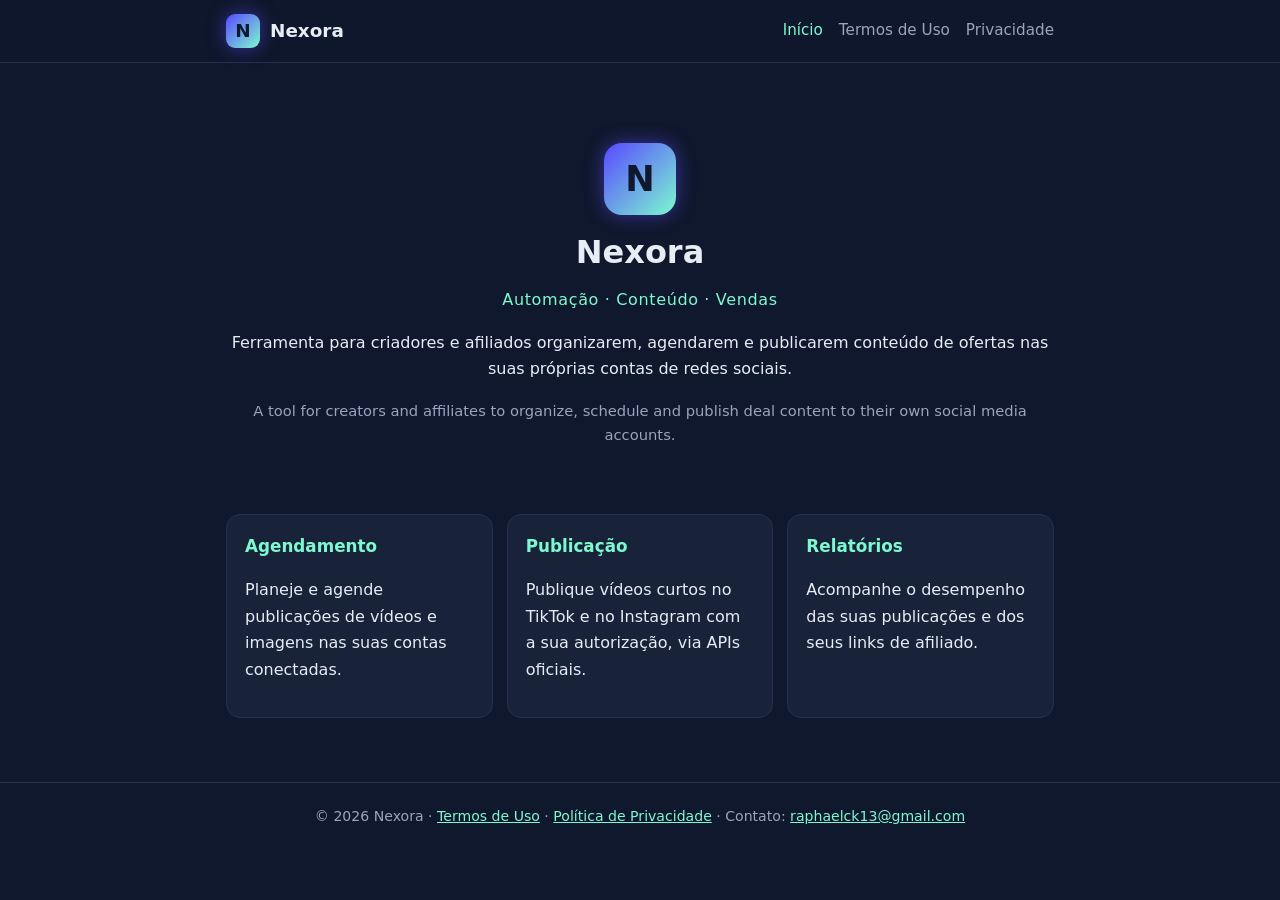
<file: index.html>
<!doctype html>
<html lang="pt-BR">
<head>
  <meta charset="utf-8">
  <meta name="viewport" content="width=device-width, initial-scale=1">
  <title>Nexora</title>
  <meta name="description" content="Nexora — Automação · Conteúdo · Vendas. Ferramenta para agendar e publicar conteúdo de ofertas nas suas próprias redes sociais.">
  <link rel="stylesheet" href="style.css">
</head>
<body>
  <header>
    <nav class="nav">
      <a class="brand" href="index.html"><span class="logo">N</span> Nexora</a>
      <div class="links">
        <a href="index.html" class="active">Início</a>
        <a href="terms.html">Termos de Uso</a>
        <a href="privacy.html">Privacidade</a>
      </div>
    </nav>
  </header>

  <main>
    <div class="hero">
      <div class="logo">N</div>
      <h1>Nexora</h1>
      <p class="tagline">Automação · Conteúdo · Vendas</p>
      <p>Ferramenta para criadores e afiliados organizarem, agendarem e publicarem conteúdo de ofertas nas suas próprias contas de redes sociais.</p>
      <p class="meta">A tool for creators and affiliates to organize, schedule and publish deal content to their own social media accounts.</p>
    </div>

    <div class="cards">
      <div class="card">
        <h3>Agendamento</h3>
        <p>Planeje e agende publicações de vídeos e imagens nas suas contas conectadas.</p>
      </div>
      <div class="card">
        <h3>Publicação</h3>
        <p>Publique vídeos curtos no TikTok e no Instagram com a sua autorização, via APIs oficiais.</p>
      </div>
      <div class="card">
        <h3>Relatórios</h3>
        <p>Acompanhe o desempenho das suas publicações e dos seus links de afiliado.</p>
      </div>
    </div>
  </main>

  <footer>
    © 2026 Nexora · <a href="terms.html">Termos de Uso</a> · <a href="privacy.html">Política de Privacidade</a> · Contato: <a href="mailto:raphaelck13@gmail.com">raphaelck13@gmail.com</a>
  </footer>
</body>
</html>
</file>
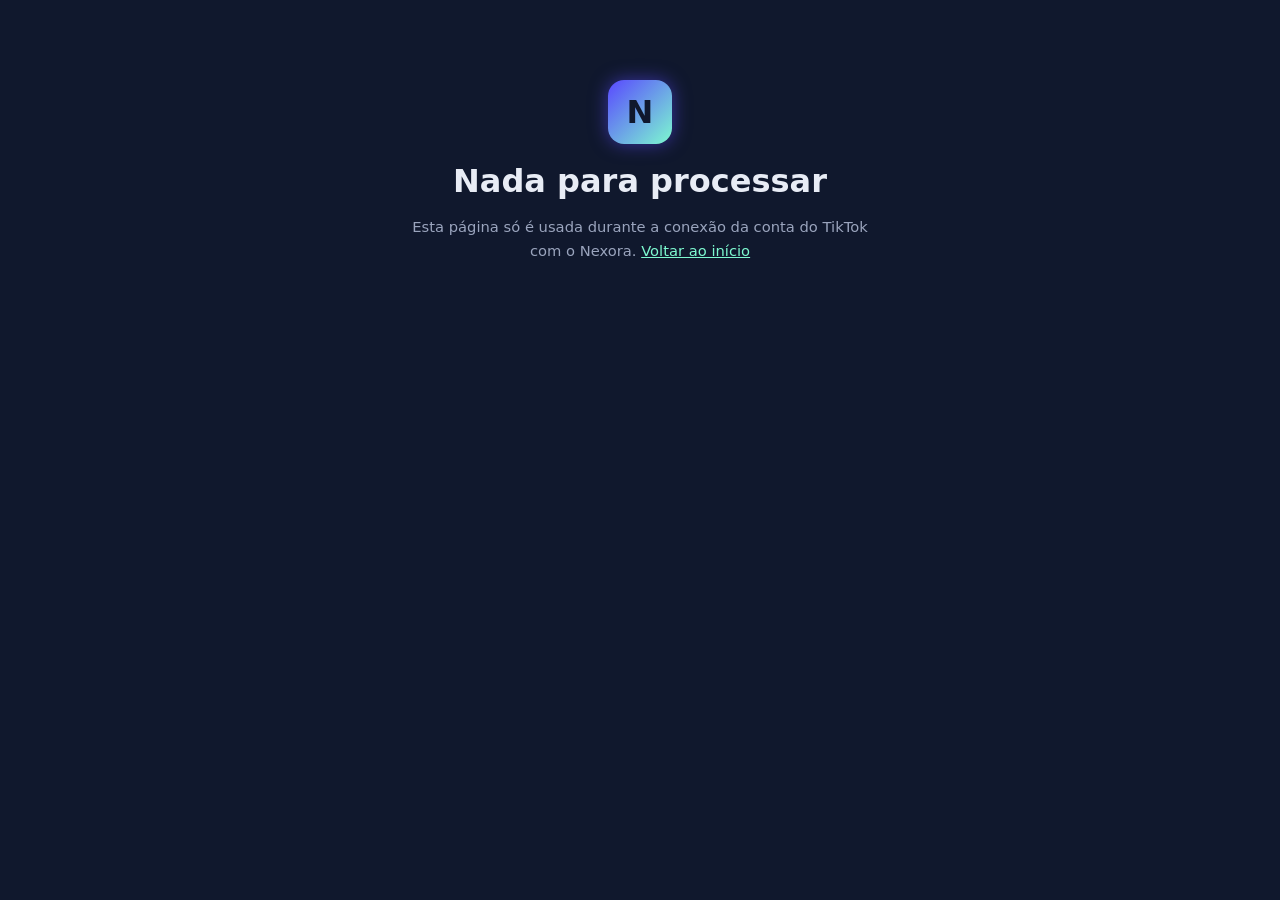
<file: callback.html>
<!doctype html>
<html lang="pt-BR">
<head>
  <meta charset="utf-8">
  <meta name="viewport" content="width=device-width, initial-scale=1">
  <meta name="robots" content="noindex">
  <title>Conectando · Nexora</title>
  <link rel="stylesheet" href="style.css">
  <style>
    .box { max-width: 520px; margin: 80px auto; text-align: center; padding: 0 16px; }
    .box .logo { width: 64px; height: 64px; font-size: 2rem; border-radius: 16px; margin: 0 auto 18px; }
    .err { color: #ff8a8a; }
    code { background: #182238; padding: 2px 6px; border-radius: 6px; }
  </style>
</head>
<body>
  <div class="box">
    <div class="logo">N</div>
    <h1 id="title">Conectando ao Nexora…</h1>
    <p id="msg" class="meta">Você será redirecionado para o Nexora no seu computador.</p>
    <p id="manual" style="display:none"><a id="link" href="#">Clique aqui se não for redirecionado</a></p>
  </div>

  <script>
    // ====== CONFIGURE AQUI ======
    // Endereço do Nexora rodando no seu computador + rota que recebe o callback do TikTok.
    var NEXORA_LOCAL_CALLBACK = "http://localhost:3000/api/channels/tiktok/callback";
    // ============================

    (function () {
      var params = new URLSearchParams(window.location.search);
      var title = document.getElementById("title");
      var msg = document.getElementById("msg");

      if (params.get("error")) {
        title.textContent = "Conexão cancelada";
        title.className = "err";
        msg.textContent = "O TikTok retornou: " + (params.get("error_description") || params.get("error")) +
          ". Volte ao Nexora e tente novamente.";
        return;
      }

      if (!params.get("code")) {
        title.textContent = "Nada para processar";
        msg.innerHTML = "Esta página só é usada durante a conexão da conta do TikTok com o Nexora. " +
          "<a href='index.html'>Voltar ao início</a>";
        return;
      }

      // Repassa code, scopes e state exatamente como vieram do TikTok.
      var target = NEXORA_LOCAL_CALLBACK + window.location.search;
      var link = document.getElementById("link");
      link.href = target;
      document.getElementById("manual").style.display = "block";
      window.location.replace(target);
    })();
  </script>
</body>
</html>
</file>
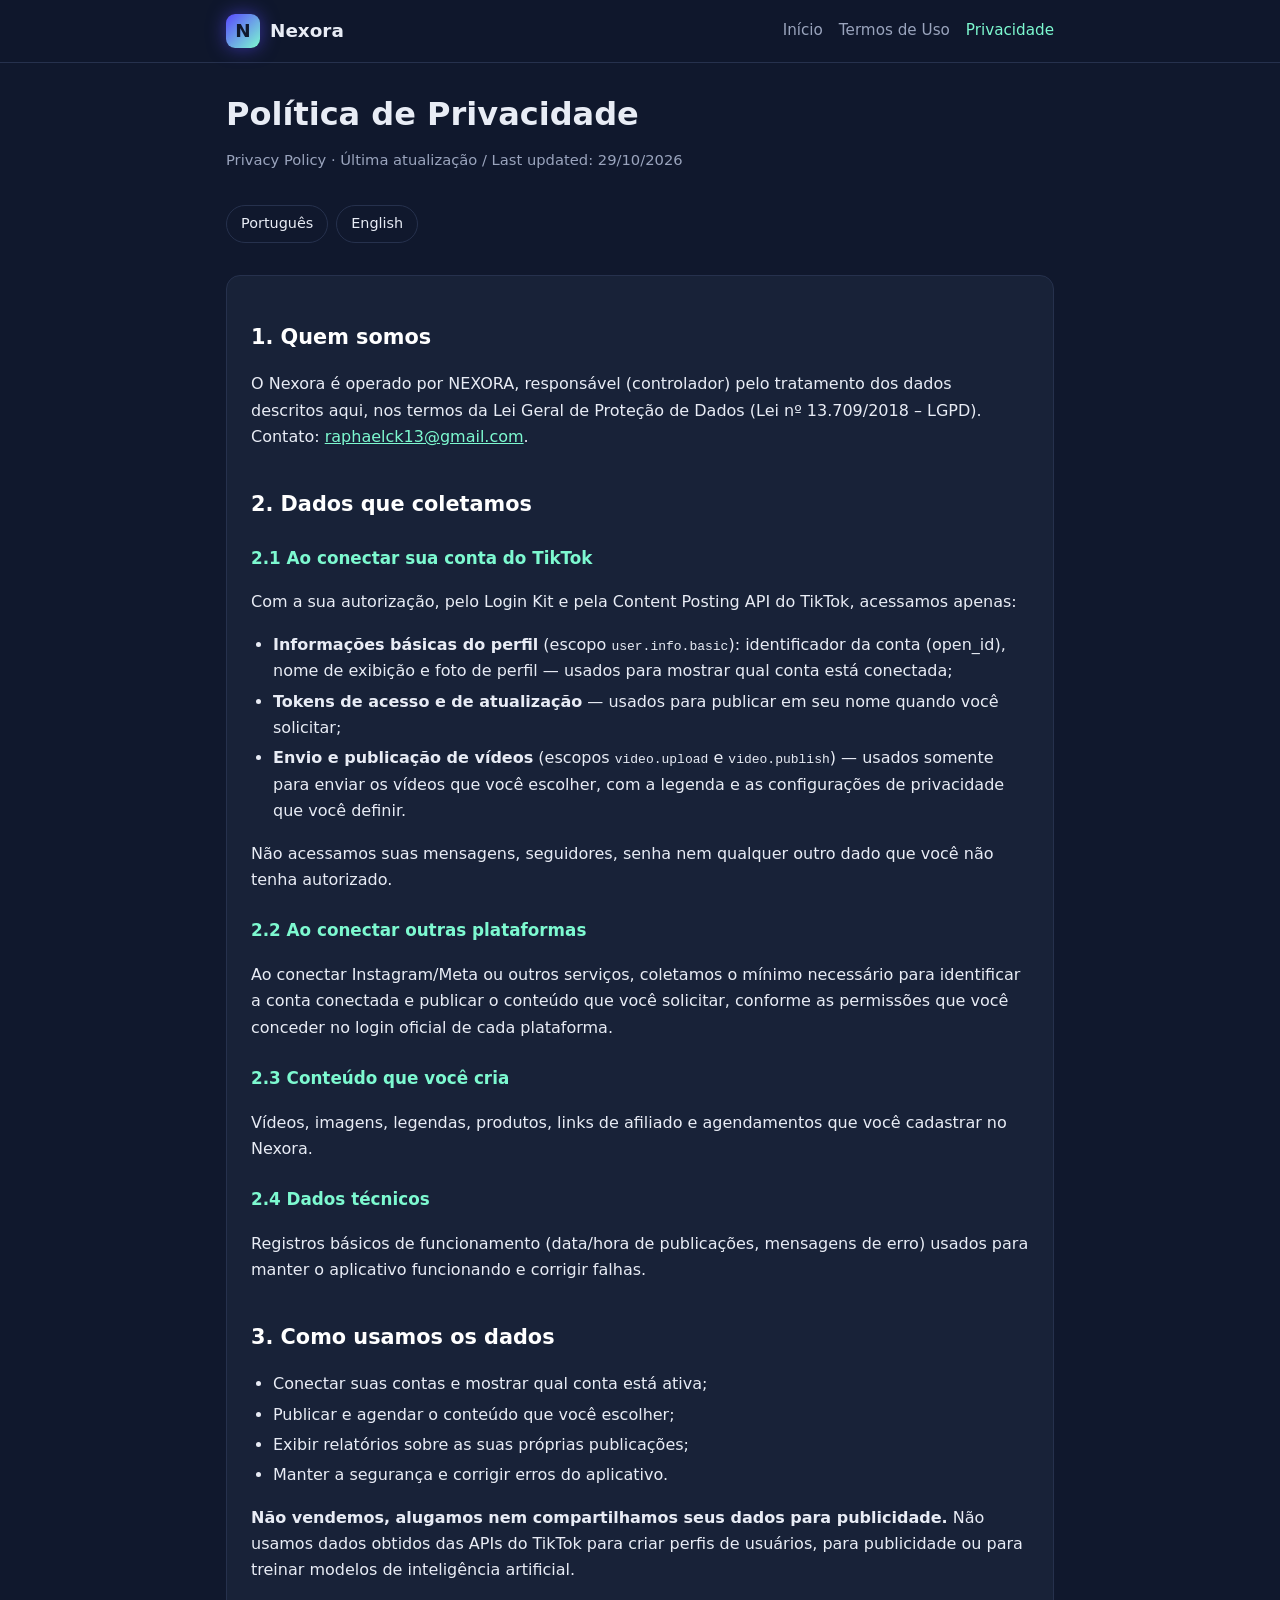
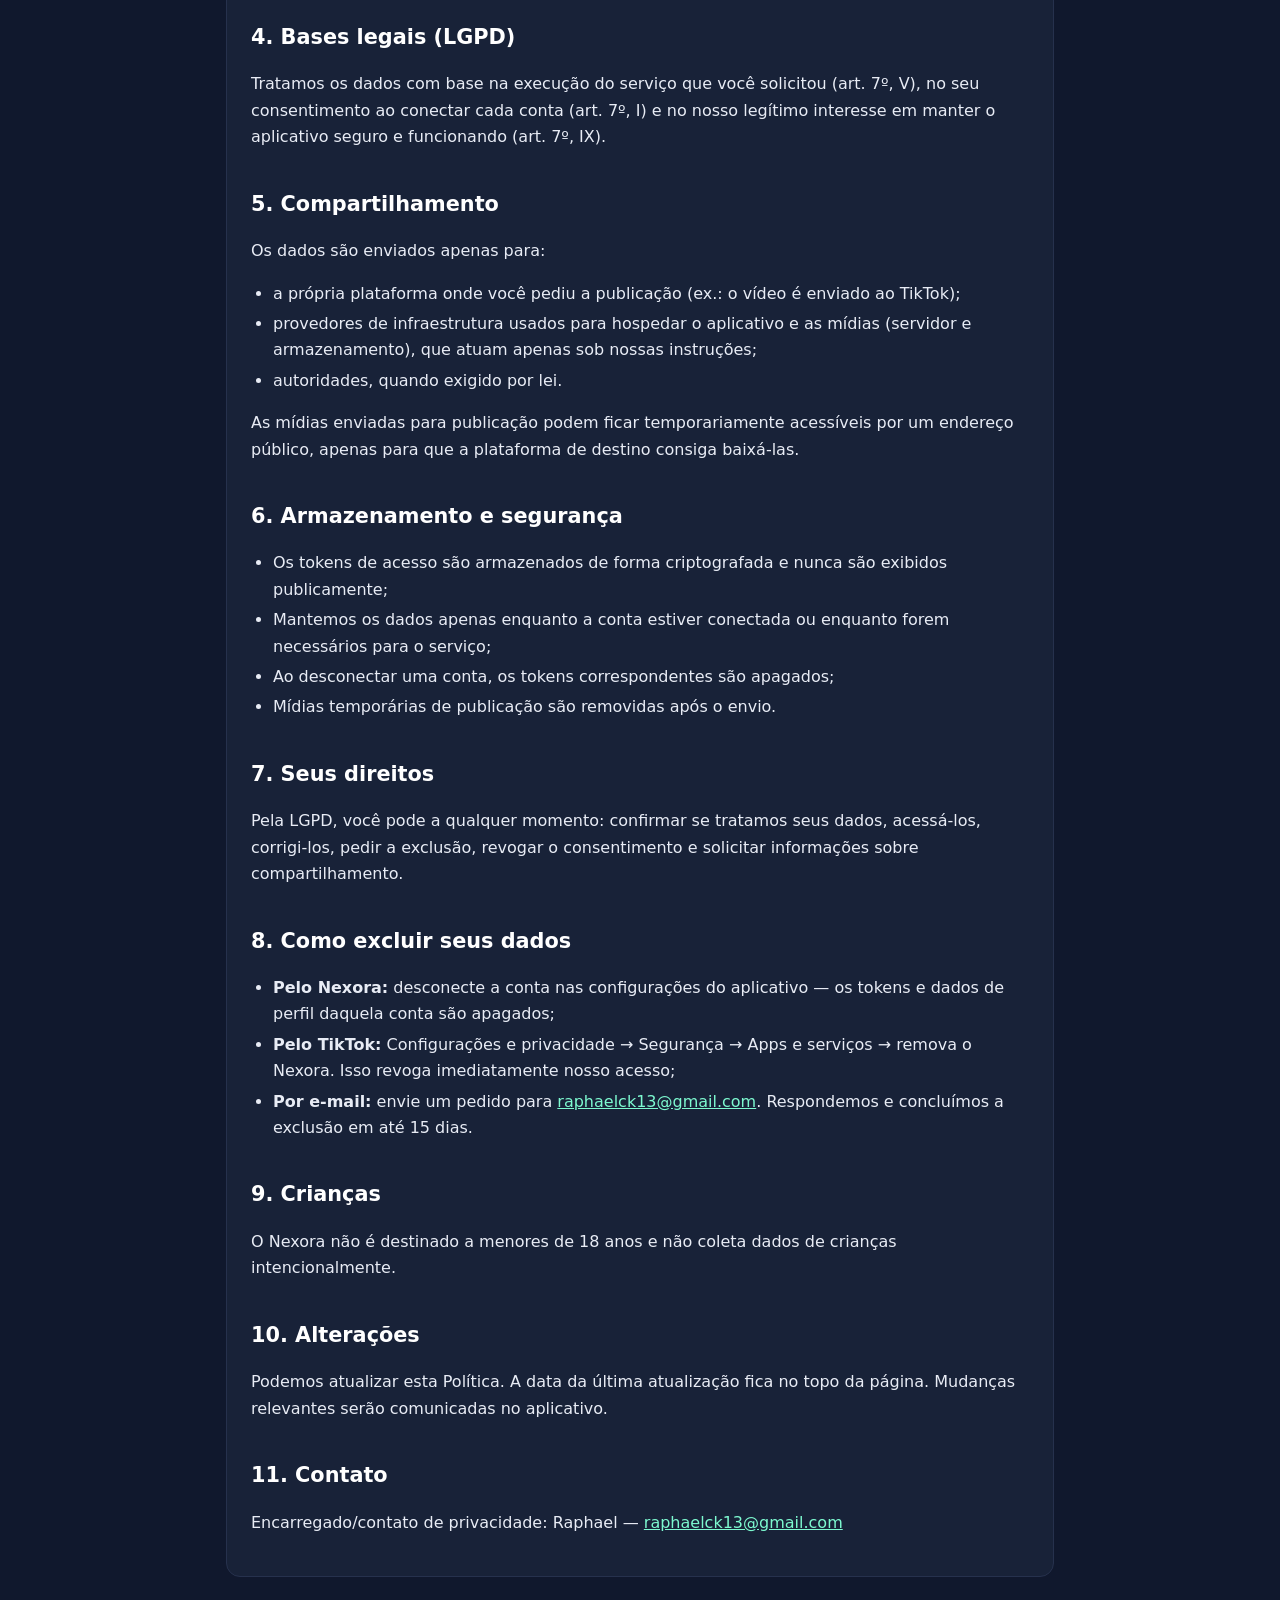
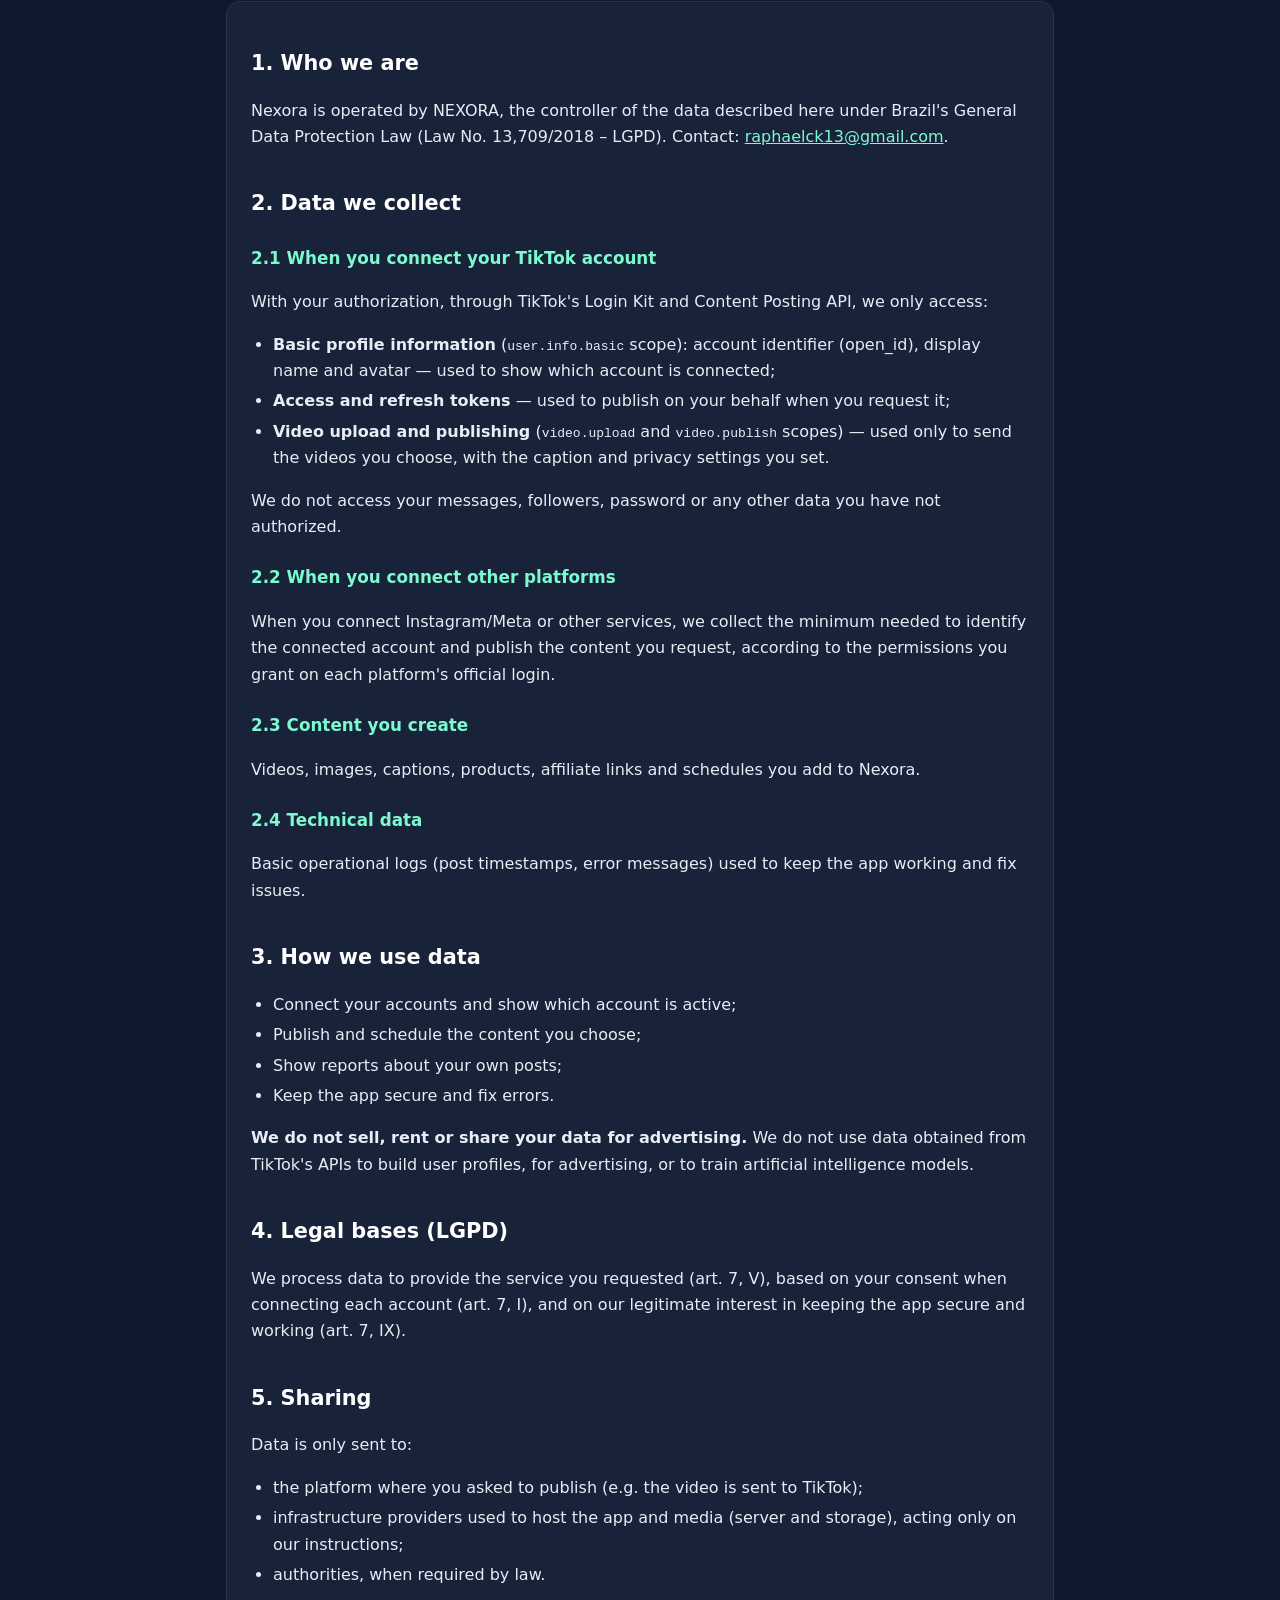
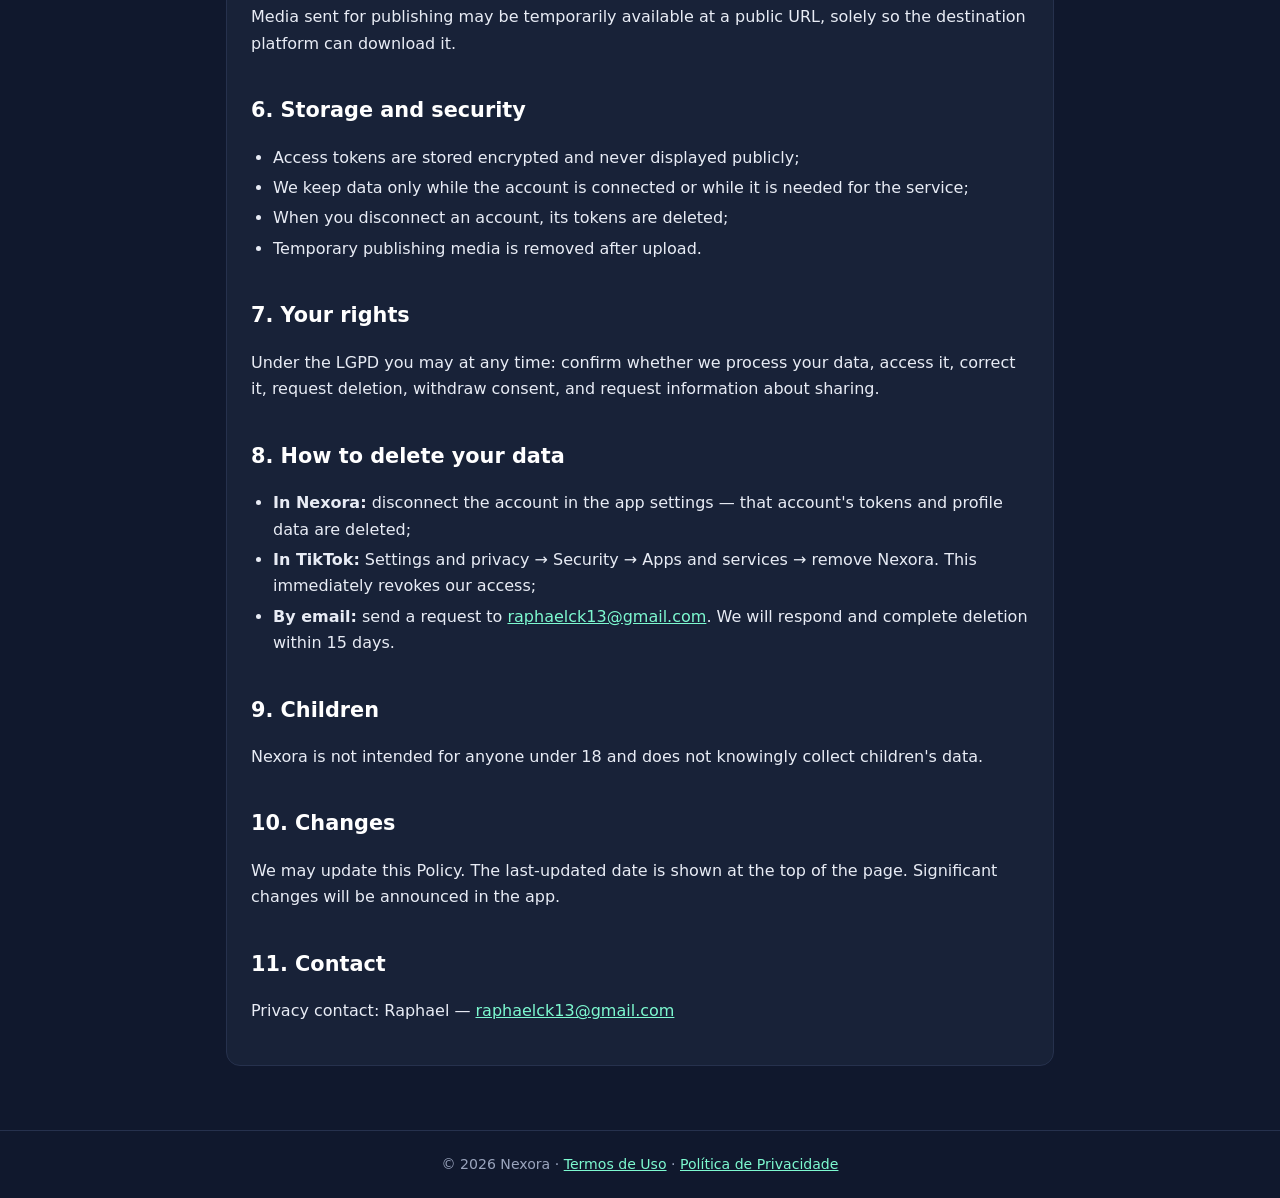
<file: privacy.html>
<!doctype html>
<html lang="pt-BR">
<head>
  <meta charset="utf-8">
  <meta name="viewport" content="width=device-width, initial-scale=1">
  <title>Política de Privacidade · Nexora</title>
  <meta name="description" content="Política de Privacidade do Nexora / Nexora Privacy Policy">
  <link rel="stylesheet" href="style.css">
</head>
<body>
  <header>
    <nav class="nav">
      <a class="brand" href="index.html"><span class="logo">N</span> Nexora</a>
      <div class="links">
        <a href="index.html">Início</a>
        <a href="terms.html">Termos de Uso</a>
        <a href="privacy.html" class="active">Privacidade</a>
      </div>
    </nav>
  </header>

  <main>
    <h1>Política de Privacidade</h1>
    <p class="meta">Privacy Policy · Última atualização / Last updated: 29/10/2026</p>

    <div class="lang-switch">
      <a href="#pt">Português</a>
      <a href="#en">English</a>
    </div>

    <!-- ===================== PORTUGUÊS ===================== -->
    <section class="lang" id="pt">
      <h2>1. Quem somos</h2>
      <p>O Nexora é operado por NEXORA, responsável (controlador) pelo tratamento dos dados descritos aqui, nos termos da Lei Geral de Proteção de Dados (Lei nº 13.709/2018 – LGPD). Contato: <a href="mailto:raphaelck13@gmail.com">raphaelck13@gmail.com</a>.</p>

      <h2>2. Dados que coletamos</h2>

      <h3>2.1 Ao conectar sua conta do TikTok</h3>
      <p>Com a sua autorização, pelo Login Kit e pela Content Posting API do TikTok, acessamos apenas:</p>
      <ul>
        <li><strong>Informações básicas do perfil</strong> (escopo <code>user.info.basic</code>): identificador da conta (open_id), nome de exibição e foto de perfil — usados para mostrar qual conta está conectada;</li>
        <li><strong>Tokens de acesso e de atualização</strong> — usados para publicar em seu nome quando você solicitar;</li>
        <li><strong>Envio e publicação de vídeos</strong> (escopos <code>video.upload</code> e <code>video.publish</code>) — usados somente para enviar os vídeos que você escolher, com a legenda e as configurações de privacidade que você definir.</li>
      </ul>
      <p>Não acessamos suas mensagens, seguidores, senha nem qualquer outro dado que você não tenha autorizado.</p>

      <h3>2.2 Ao conectar outras plataformas</h3>
      <p>Ao conectar Instagram/Meta ou outros serviços, coletamos o mínimo necessário para identificar a conta conectada e publicar o conteúdo que você solicitar, conforme as permissões que você conceder no login oficial de cada plataforma.</p>

      <h3>2.3 Conteúdo que você cria</h3>
      <p>Vídeos, imagens, legendas, produtos, links de afiliado e agendamentos que você cadastrar no Nexora.</p>

      <h3>2.4 Dados técnicos</h3>
      <p>Registros básicos de funcionamento (data/hora de publicações, mensagens de erro) usados para manter o aplicativo funcionando e corrigir falhas.</p>

      <h2>3. Como usamos os dados</h2>
      <ul>
        <li>Conectar suas contas e mostrar qual conta está ativa;</li>
        <li>Publicar e agendar o conteúdo que você escolher;</li>
        <li>Exibir relatórios sobre as suas próprias publicações;</li>
        <li>Manter a segurança e corrigir erros do aplicativo.</li>
      </ul>
      <p><strong>Não vendemos, alugamos nem compartilhamos seus dados para publicidade.</strong> Não usamos dados obtidos das APIs do TikTok para criar perfis de usuários, para publicidade ou para treinar modelos de inteligência artificial.</p>

      <h2>4. Bases legais (LGPD)</h2>
      <p>Tratamos os dados com base na execução do serviço que você solicitou (art. 7º, V), no seu consentimento ao conectar cada conta (art. 7º, I) e no nosso legítimo interesse em manter o aplicativo seguro e funcionando (art. 7º, IX).</p>

      <h2>5. Compartilhamento</h2>
      <p>Os dados são enviados apenas para:</p>
      <ul>
        <li>a própria plataforma onde você pediu a publicação (ex.: o vídeo é enviado ao TikTok);</li>
        <li>provedores de infraestrutura usados para hospedar o aplicativo e as mídias (servidor e armazenamento), que atuam apenas sob nossas instruções;</li>
        <li>autoridades, quando exigido por lei.</li>
      </ul>
      <p>As mídias enviadas para publicação podem ficar temporariamente acessíveis por um endereço público, apenas para que a plataforma de destino consiga baixá-las.</p>

      <h2>6. Armazenamento e segurança</h2>
      <ul>
        <li>Os tokens de acesso são armazenados de forma criptografada e nunca são exibidos publicamente;</li>
        <li>Mantemos os dados apenas enquanto a conta estiver conectada ou enquanto forem necessários para o serviço;</li>
        <li>Ao desconectar uma conta, os tokens correspondentes são apagados;</li>
        <li>Mídias temporárias de publicação são removidas após o envio.</li>
      </ul>

      <h2>7. Seus direitos</h2>
      <p>Pela LGPD, você pode a qualquer momento: confirmar se tratamos seus dados, acessá-los, corrigi-los, pedir a exclusão, revogar o consentimento e solicitar informações sobre compartilhamento.</p>

      <h2>8. Como excluir seus dados</h2>
      <ul>
        <li><strong>Pelo Nexora:</strong> desconecte a conta nas configurações do aplicativo — os tokens e dados de perfil daquela conta são apagados;</li>
        <li><strong>Pelo TikTok:</strong> Configurações e privacidade → Segurança → Apps e serviços → remova o Nexora. Isso revoga imediatamente nosso acesso;</li>
        <li><strong>Por e-mail:</strong> envie um pedido para <a href="mailto:raphaelck13@gmail.com">raphaelck13@gmail.com</a>. Respondemos e concluímos a exclusão em até 15 dias.</li>
      </ul>

      <h2>9. Crianças</h2>
      <p>O Nexora não é destinado a menores de 18 anos e não coleta dados de crianças intencionalmente.</p>

      <h2>10. Alterações</h2>
      <p>Podemos atualizar esta Política. A data da última atualização fica no topo da página. Mudanças relevantes serão comunicadas no aplicativo.</p>

      <h2>11. Contato</h2>
      <p>Encarregado/contato de privacidade: Raphael — <a href="mailto:raphaelck13@gmail.com">raphaelck13@gmail.com</a></p>
    </section>

    <!-- ===================== ENGLISH ===================== -->
    <section class="lang" id="en">
      <h2>1. Who we are</h2>
      <p>Nexora is operated by NEXORA, the controller of the data described here under Brazil's General Data Protection Law (Law No. 13,709/2018 – LGPD). Contact: <a href="mailto:raphaelck13@gmail.com">raphaelck13@gmail.com</a>.</p>

      <h2>2. Data we collect</h2>

      <h3>2.1 When you connect your TikTok account</h3>
      <p>With your authorization, through TikTok's Login Kit and Content Posting API, we only access:</p>
      <ul>
        <li><strong>Basic profile information</strong> (<code>user.info.basic</code> scope): account identifier (open_id), display name and avatar — used to show which account is connected;</li>
        <li><strong>Access and refresh tokens</strong> — used to publish on your behalf when you request it;</li>
        <li><strong>Video upload and publishing</strong> (<code>video.upload</code> and <code>video.publish</code> scopes) — used only to send the videos you choose, with the caption and privacy settings you set.</li>
      </ul>
      <p>We do not access your messages, followers, password or any other data you have not authorized.</p>

      <h3>2.2 When you connect other platforms</h3>
      <p>When you connect Instagram/Meta or other services, we collect the minimum needed to identify the connected account and publish the content you request, according to the permissions you grant on each platform's official login.</p>

      <h3>2.3 Content you create</h3>
      <p>Videos, images, captions, products, affiliate links and schedules you add to Nexora.</p>

      <h3>2.4 Technical data</h3>
      <p>Basic operational logs (post timestamps, error messages) used to keep the app working and fix issues.</p>

      <h2>3. How we use data</h2>
      <ul>
        <li>Connect your accounts and show which account is active;</li>
        <li>Publish and schedule the content you choose;</li>
        <li>Show reports about your own posts;</li>
        <li>Keep the app secure and fix errors.</li>
      </ul>
      <p><strong>We do not sell, rent or share your data for advertising.</strong> We do not use data obtained from TikTok's APIs to build user profiles, for advertising, or to train artificial intelligence models.</p>

      <h2>4. Legal bases (LGPD)</h2>
      <p>We process data to provide the service you requested (art. 7, V), based on your consent when connecting each account (art. 7, I), and on our legitimate interest in keeping the app secure and working (art. 7, IX).</p>

      <h2>5. Sharing</h2>
      <p>Data is only sent to:</p>
      <ul>
        <li>the platform where you asked to publish (e.g. the video is sent to TikTok);</li>
        <li>infrastructure providers used to host the app and media (server and storage), acting only on our instructions;</li>
        <li>authorities, when required by law.</li>
      </ul>
      <p>Media sent for publishing may be temporarily available at a public URL, solely so the destination platform can download it.</p>

      <h2>6. Storage and security</h2>
      <ul>
        <li>Access tokens are stored encrypted and never displayed publicly;</li>
        <li>We keep data only while the account is connected or while it is needed for the service;</li>
        <li>When you disconnect an account, its tokens are deleted;</li>
        <li>Temporary publishing media is removed after upload.</li>
      </ul>

      <h2>7. Your rights</h2>
      <p>Under the LGPD you may at any time: confirm whether we process your data, access it, correct it, request deletion, withdraw consent, and request information about sharing.</p>

      <h2>8. How to delete your data</h2>
      <ul>
        <li><strong>In Nexora:</strong> disconnect the account in the app settings — that account's tokens and profile data are deleted;</li>
        <li><strong>In TikTok:</strong> Settings and privacy → Security → Apps and services → remove Nexora. This immediately revokes our access;</li>
        <li><strong>By email:</strong> send a request to <a href="mailto:raphaelck13@gmail.com">raphaelck13@gmail.com</a>. We will respond and complete deletion within 15 days.</li>
      </ul>

      <h2>9. Children</h2>
      <p>Nexora is not intended for anyone under 18 and does not knowingly collect children's data.</p>

      <h2>10. Changes</h2>
      <p>We may update this Policy. The last-updated date is shown at the top of the page. Significant changes will be announced in the app.</p>

      <h2>11. Contact</h2>
      <p>Privacy contact: Raphael — <a href="mailto:raphaelck13@gmail.com">raphaelck13@gmail.com</a></p>
    </section>
  </main>

  <footer>
    © 2026 Nexora · <a href="terms.html">Termos de Uso</a> · <a href="privacy.html">Política de Privacidade</a>
  </footer>
</body>
</html>
</file>
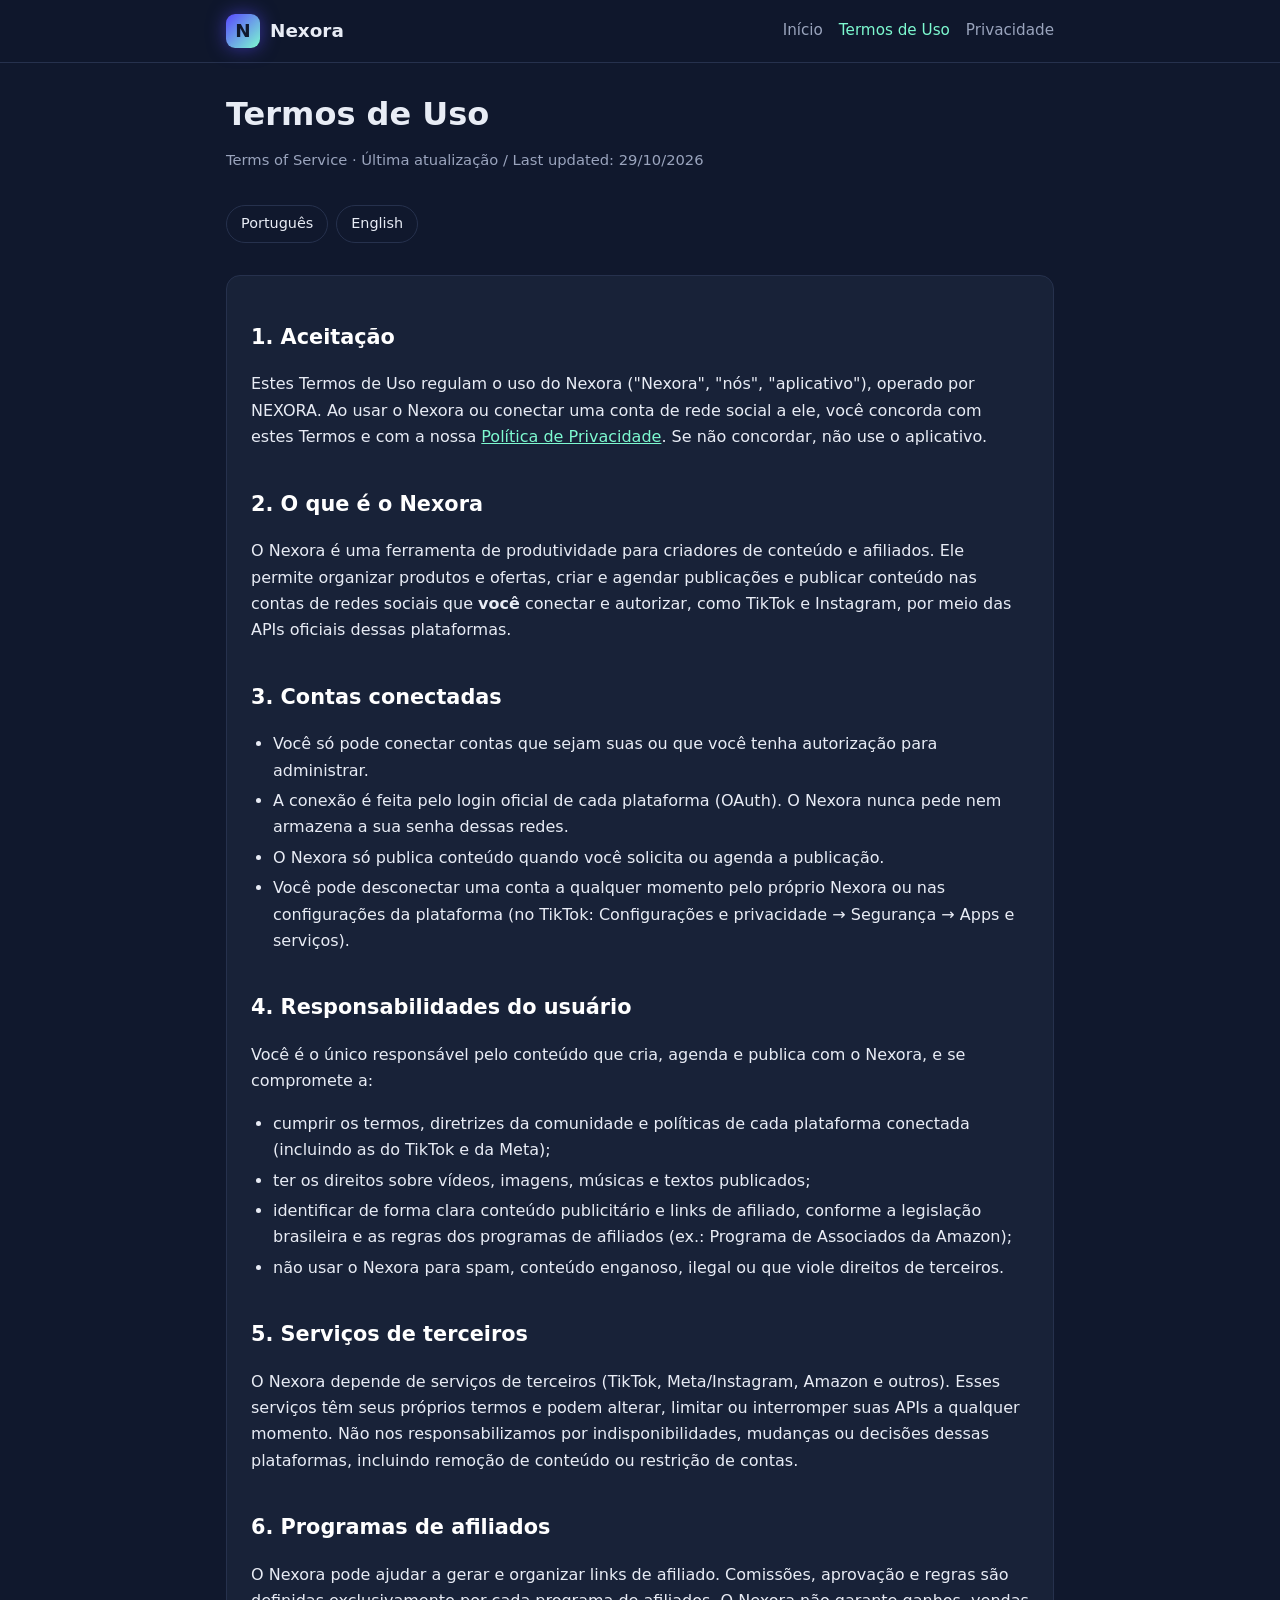
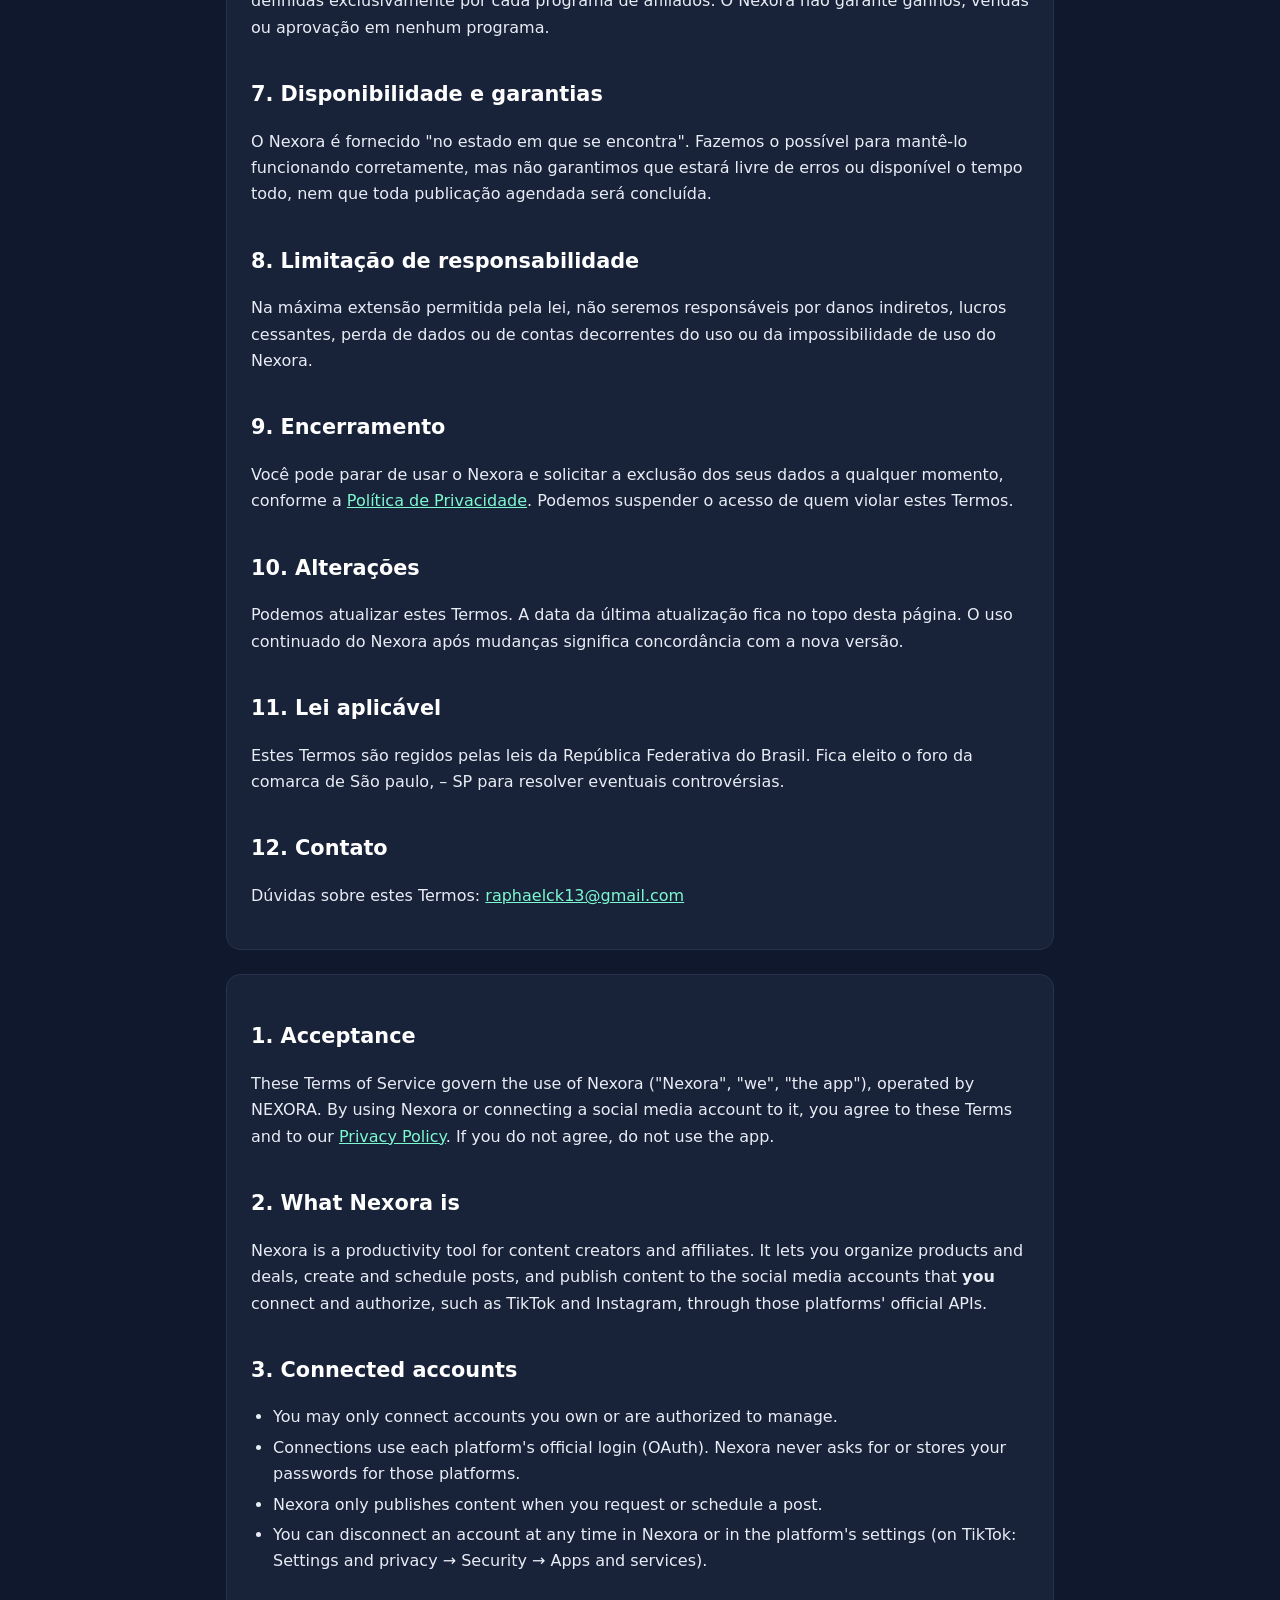
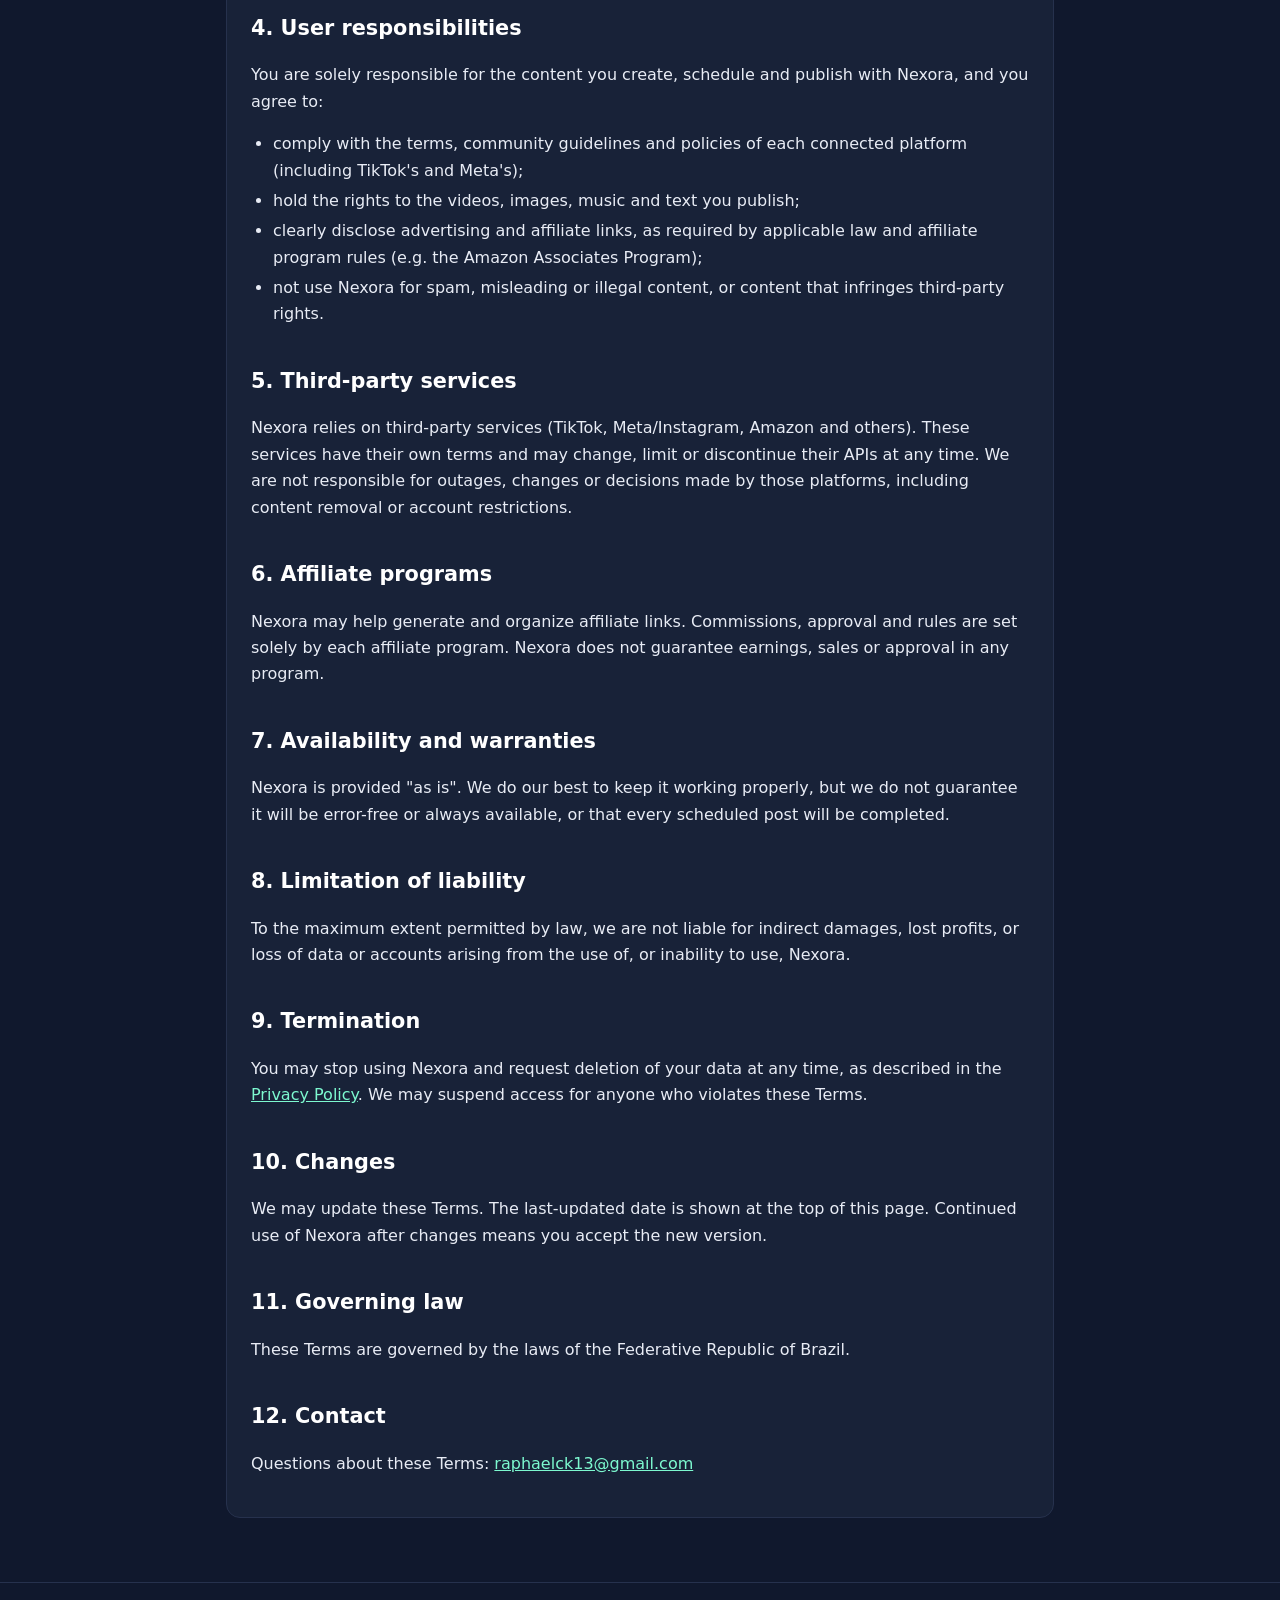
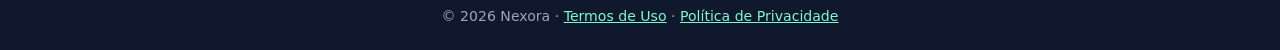
<file: terms.html>
<!doctype html>
<html lang="pt-BR">
<head>
  <meta charset="utf-8">
  <meta name="viewport" content="width=device-width, initial-scale=1">
  <title>Termos de Uso · Nexora</title>
  <meta name="description" content="Termos de Uso do Nexora / Nexora Terms of Service">
  <link rel="stylesheet" href="style.css">
</head>
<body>
  <header>
    <nav class="nav">
      <a class="brand" href="index.html"><span class="logo">N</span> Nexora</a>
      <div class="links">
        <a href="index.html">Início</a>
        <a href="terms.html" class="active">Termos de Uso</a>
        <a href="privacy.html">Privacidade</a>
      </div>
    </nav>
  </header>

  <main>
    <h1>Termos de Uso</h1>
    <p class="meta">Terms of Service · Última atualização / Last updated: 29/10/2026</p>

    <div class="lang-switch">
      <a href="#pt">Português</a>
      <a href="#en">English</a>
    </div>

    <!-- ===================== PORTUGUÊS ===================== -->
    <section class="lang" id="pt">
      <h2>1. Aceitação</h2>
      <p>Estes Termos de Uso regulam o uso do Nexora ("Nexora", "nós", "aplicativo"), operado por NEXORA. Ao usar o Nexora ou conectar uma conta de rede social a ele, você concorda com estes Termos e com a nossa <a href="privacy.html">Política de Privacidade</a>. Se não concordar, não use o aplicativo.</p>

      <h2>2. O que é o Nexora</h2>
      <p>O Nexora é uma ferramenta de produtividade para criadores de conteúdo e afiliados. Ele permite organizar produtos e ofertas, criar e agendar publicações e publicar conteúdo nas contas de redes sociais que <strong>você</strong> conectar e autorizar, como TikTok e Instagram, por meio das APIs oficiais dessas plataformas.</p>

      <h2>3. Contas conectadas</h2>
      <ul>
        <li>Você só pode conectar contas que sejam suas ou que você tenha autorização para administrar.</li>
        <li>A conexão é feita pelo login oficial de cada plataforma (OAuth). O Nexora nunca pede nem armazena a sua senha dessas redes.</li>
        <li>O Nexora só publica conteúdo quando você solicita ou agenda a publicação.</li>
        <li>Você pode desconectar uma conta a qualquer momento pelo próprio Nexora ou nas configurações da plataforma (no TikTok: Configurações e privacidade → Segurança → Apps e serviços).</li>
      </ul>

      <h2>4. Responsabilidades do usuário</h2>
      <p>Você é o único responsável pelo conteúdo que cria, agenda e publica com o Nexora, e se compromete a:</p>
      <ul>
        <li>cumprir os termos, diretrizes da comunidade e políticas de cada plataforma conectada (incluindo as do TikTok e da Meta);</li>
        <li>ter os direitos sobre vídeos, imagens, músicas e textos publicados;</li>
        <li>identificar de forma clara conteúdo publicitário e links de afiliado, conforme a legislação brasileira e as regras dos programas de afiliados (ex.: Programa de Associados da Amazon);</li>
        <li>não usar o Nexora para spam, conteúdo enganoso, ilegal ou que viole direitos de terceiros.</li>
      </ul>

      <h2>5. Serviços de terceiros</h2>
      <p>O Nexora depende de serviços de terceiros (TikTok, Meta/Instagram, Amazon e outros). Esses serviços têm seus próprios termos e podem alterar, limitar ou interromper suas APIs a qualquer momento. Não nos responsabilizamos por indisponibilidades, mudanças ou decisões dessas plataformas, incluindo remoção de conteúdo ou restrição de contas.</p>

      <h2>6. Programas de afiliados</h2>
      <p>O Nexora pode ajudar a gerar e organizar links de afiliado. Comissões, aprovação e regras são definidas exclusivamente por cada programa de afiliados. O Nexora não garante ganhos, vendas ou aprovação em nenhum programa.</p>

      <h2>7. Disponibilidade e garantias</h2>
      <p>O Nexora é fornecido "no estado em que se encontra". Fazemos o possível para mantê-lo funcionando corretamente, mas não garantimos que estará livre de erros ou disponível o tempo todo, nem que toda publicação agendada será concluída.</p>

      <h2>8. Limitação de responsabilidade</h2>
      <p>Na máxima extensão permitida pela lei, não seremos responsáveis por danos indiretos, lucros cessantes, perda de dados ou de contas decorrentes do uso ou da impossibilidade de uso do Nexora.</p>

      <h2>9. Encerramento</h2>
      <p>Você pode parar de usar o Nexora e solicitar a exclusão dos seus dados a qualquer momento, conforme a <a href="privacy.html">Política de Privacidade</a>. Podemos suspender o acesso de quem violar estes Termos.</p>

      <h2>10. Alterações</h2>
      <p>Podemos atualizar estes Termos. A data da última atualização fica no topo desta página. O uso continuado do Nexora após mudanças significa concordância com a nova versão.</p>

      <h2>11. Lei aplicável</h2>
      <p>Estes Termos são regidos pelas leis da República Federativa do Brasil. Fica eleito o foro da comarca de São paulo, – SP para resolver eventuais controvérsias.</p>

      <h2>12. Contato</h2>
      <p>Dúvidas sobre estes Termos: <a href="mailto:raphaelck13@gmail.com">raphaelck13@gmail.com</a></p>
    </section>

    <!-- ===================== ENGLISH ===================== -->
    <section class="lang" id="en">
      <h2>1. Acceptance</h2>
      <p>These Terms of Service govern the use of Nexora ("Nexora", "we", "the app"), operated by NEXORA. By using Nexora or connecting a social media account to it, you agree to these Terms and to our <a href="privacy.html#en">Privacy Policy</a>. If you do not agree, do not use the app.</p>

      <h2>2. What Nexora is</h2>
      <p>Nexora is a productivity tool for content creators and affiliates. It lets you organize products and deals, create and schedule posts, and publish content to the social media accounts that <strong>you</strong> connect and authorize, such as TikTok and Instagram, through those platforms' official APIs.</p>

      <h2>3. Connected accounts</h2>
      <ul>
        <li>You may only connect accounts you own or are authorized to manage.</li>
        <li>Connections use each platform's official login (OAuth). Nexora never asks for or stores your passwords for those platforms.</li>
        <li>Nexora only publishes content when you request or schedule a post.</li>
        <li>You can disconnect an account at any time in Nexora or in the platform's settings (on TikTok: Settings and privacy → Security → Apps and services).</li>
      </ul>

      <h2>4. User responsibilities</h2>
      <p>You are solely responsible for the content you create, schedule and publish with Nexora, and you agree to:</p>
      <ul>
        <li>comply with the terms, community guidelines and policies of each connected platform (including TikTok's and Meta's);</li>
        <li>hold the rights to the videos, images, music and text you publish;</li>
        <li>clearly disclose advertising and affiliate links, as required by applicable law and affiliate program rules (e.g. the Amazon Associates Program);</li>
        <li>not use Nexora for spam, misleading or illegal content, or content that infringes third-party rights.</li>
      </ul>

      <h2>5. Third-party services</h2>
      <p>Nexora relies on third-party services (TikTok, Meta/Instagram, Amazon and others). These services have their own terms and may change, limit or discontinue their APIs at any time. We are not responsible for outages, changes or decisions made by those platforms, including content removal or account restrictions.</p>

      <h2>6. Affiliate programs</h2>
      <p>Nexora may help generate and organize affiliate links. Commissions, approval and rules are set solely by each affiliate program. Nexora does not guarantee earnings, sales or approval in any program.</p>

      <h2>7. Availability and warranties</h2>
      <p>Nexora is provided "as is". We do our best to keep it working properly, but we do not guarantee it will be error-free or always available, or that every scheduled post will be completed.</p>

      <h2>8. Limitation of liability</h2>
      <p>To the maximum extent permitted by law, we are not liable for indirect damages, lost profits, or loss of data or accounts arising from the use of, or inability to use, Nexora.</p>

      <h2>9. Termination</h2>
      <p>You may stop using Nexora and request deletion of your data at any time, as described in the <a href="privacy.html#en">Privacy Policy</a>. We may suspend access for anyone who violates these Terms.</p>

      <h2>10. Changes</h2>
      <p>We may update these Terms. The last-updated date is shown at the top of this page. Continued use of Nexora after changes means you accept the new version.</p>

      <h2>11. Governing law</h2>
      <p>These Terms are governed by the laws of the Federative Republic of Brazil.</p>

      <h2>12. Contact</h2>
      <p>Questions about these Terms: <a href="mailto:raphaelck13@gmail.com">raphaelck13@gmail.com</a></p>
    </section>
  </main>

  <footer>
    © 2026 Nexora · <a href="terms.html">Termos de Uso</a> · <a href="privacy.html">Política de Privacidade</a>
  </footer>
</body>
</html>
</file>
<file: style.css>
:root {
  --navy: #10182D;
  --navy-2: #182238;
  --violet: #5948FF;
  --mint: #7DF9D0;
  --text: #E8ECF5;
  --muted: #9AA4BD;
  --border: #26314d;
}

* { box-sizing: border-box; }

html { scroll-behavior: smooth; }

body {
  margin: 0;
  background: var(--navy);
  color: var(--text);
  font-family: system-ui, -apple-system, "Segoe UI", Roboto, Arial, sans-serif;
  line-height: 1.65;
}

a { color: var(--mint); }
a:hover { color: #fff; }

header {
  border-bottom: 1px solid var(--border);
  background: rgba(16, 24, 45, 0.92);
  position: sticky;
  top: 0;
  backdrop-filter: blur(6px);
  z-index: 10;
}

.nav {
  max-width: 860px;
  margin: 0 auto;
  padding: 14px 16px;
  display: flex;
  align-items: center;
  justify-content: space-between;
  gap: 12px;
  flex-wrap: wrap;
}

.brand {
  display: flex;
  align-items: center;
  gap: 10px;
  text-decoration: none;
  color: var(--text);
  font-weight: 700;
  font-size: 1.15rem;
}

.logo {
  width: 34px;
  height: 34px;
  border-radius: 9px;
  background: linear-gradient(135deg, var(--violet), var(--mint));
  display: grid;
  place-items: center;
  color: var(--navy);
  font-weight: 900;
  box-shadow: 0 0 18px rgba(89, 72, 255, 0.55);
}

.links { display: flex; gap: 16px; flex-wrap: wrap; }
.links a { text-decoration: none; color: var(--muted); font-size: 0.95rem; }
.links a:hover, .links a.active { color: var(--mint); }

main {
  max-width: 860px;
  margin: 0 auto;
  padding: 32px 16px 64px;
}

h1 { font-size: 2rem; line-height: 1.2; margin: 0 0 8px; }
h2 { font-size: 1.3rem; margin-top: 36px; color: #fff; }
h3 { font-size: 1.05rem; margin-top: 24px; color: var(--mint); }

.meta { color: var(--muted); font-size: 0.92rem; }

.lang-switch {
  display: inline-flex;
  gap: 8px;
  margin: 18px 0 8px;
}
.lang-switch a {
  text-decoration: none;
  border: 1px solid var(--border);
  padding: 6px 14px;
  border-radius: 999px;
  font-size: 0.9rem;
  color: var(--text);
}
.lang-switch a:hover { border-color: var(--violet); }

section.lang {
  background: var(--navy-2);
  border: 1px solid var(--border);
  border-radius: 14px;
  padding: 8px 24px 24px;
  margin-top: 24px;
}

ul { padding-left: 22px; }
li { margin: 4px 0; }

.hero {
  text-align: center;
  padding: 48px 0 24px;
}
.hero .logo {
  width: 72px;
  height: 72px;
  font-size: 2.2rem;
  border-radius: 18px;
  margin: 0 auto 18px;
}
.tagline { color: var(--mint); letter-spacing: 0.04em; }

.cards {
  display: grid;
  grid-template-columns: repeat(auto-fit, minmax(220px, 1fr));
  gap: 14px;
  margin-top: 28px;
}
.card {
  background: var(--navy-2);
  border: 1px solid var(--border);
  border-radius: 14px;
  padding: 18px;
}
.card h3 { margin-top: 0; }

footer {
  border-top: 1px solid var(--border);
  color: var(--muted);
  font-size: 0.88rem;
  text-align: center;
  padding: 22px 16px;
}
</file>
